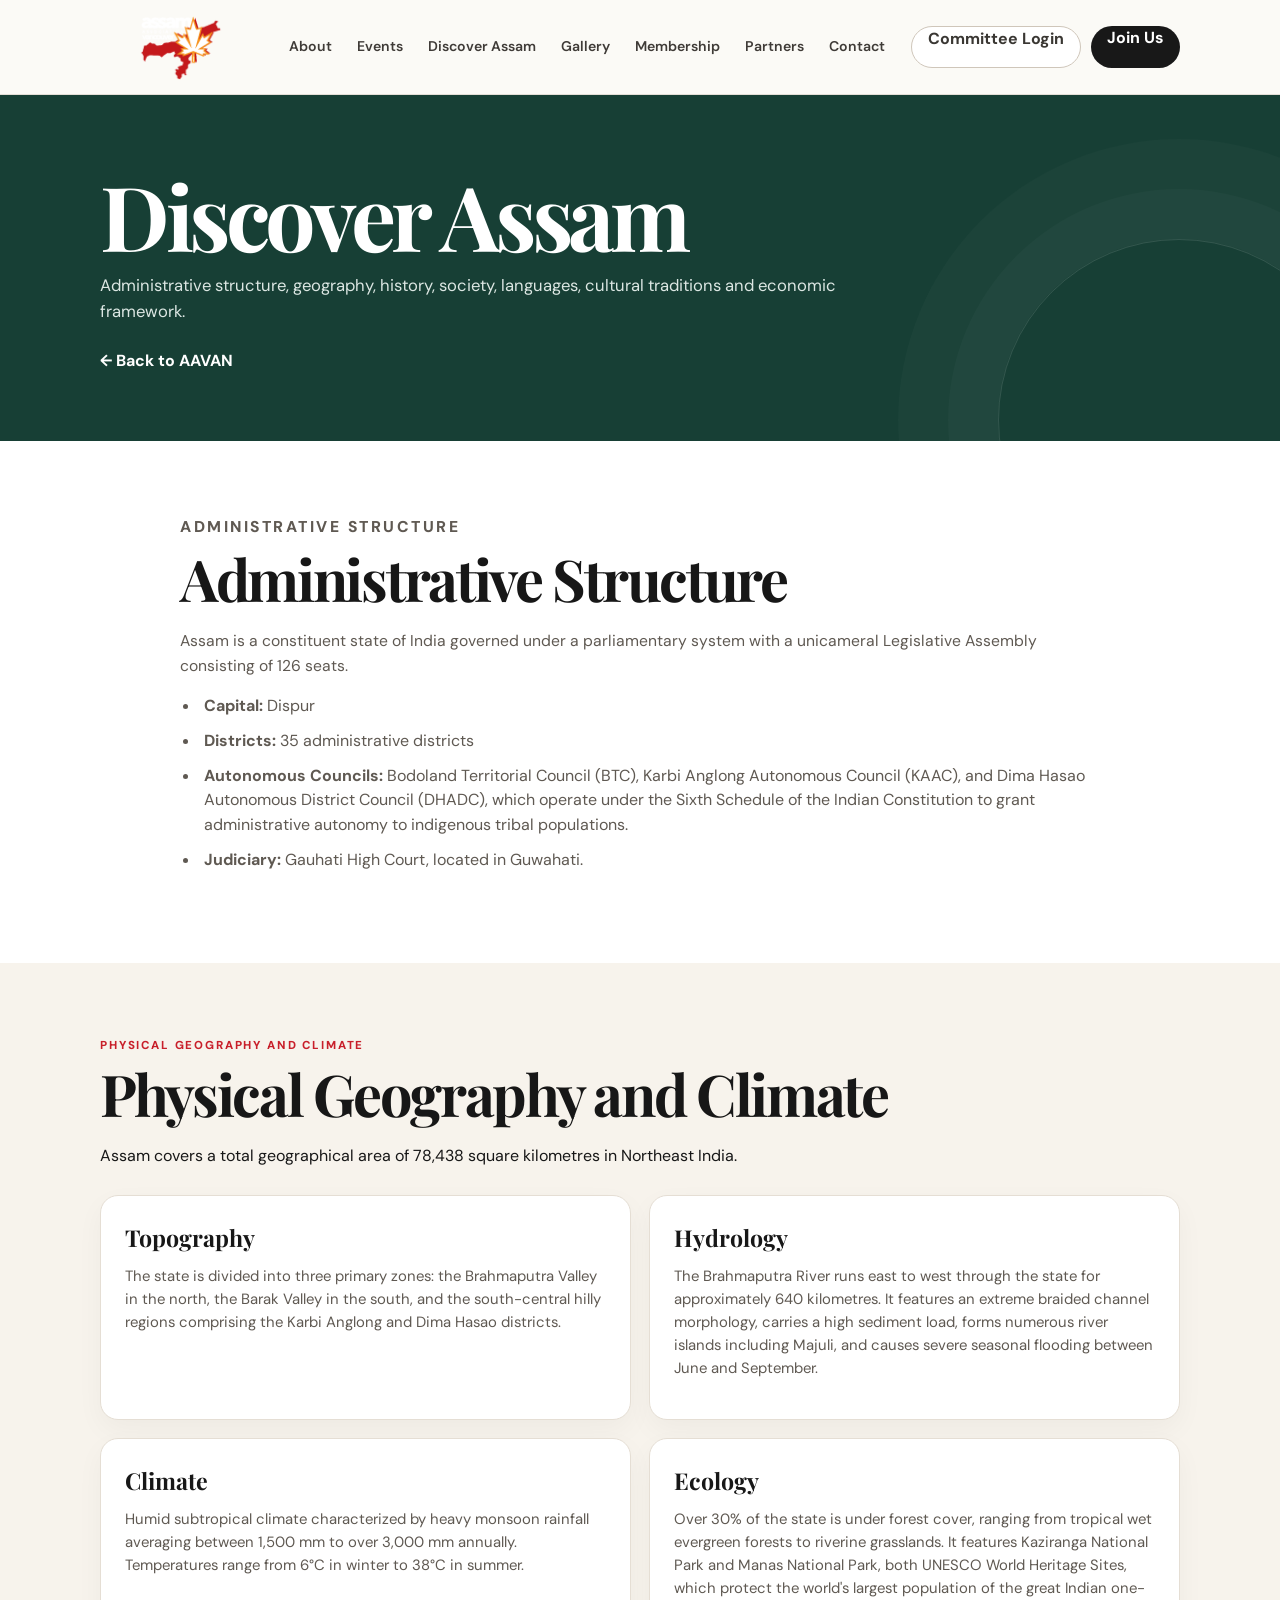
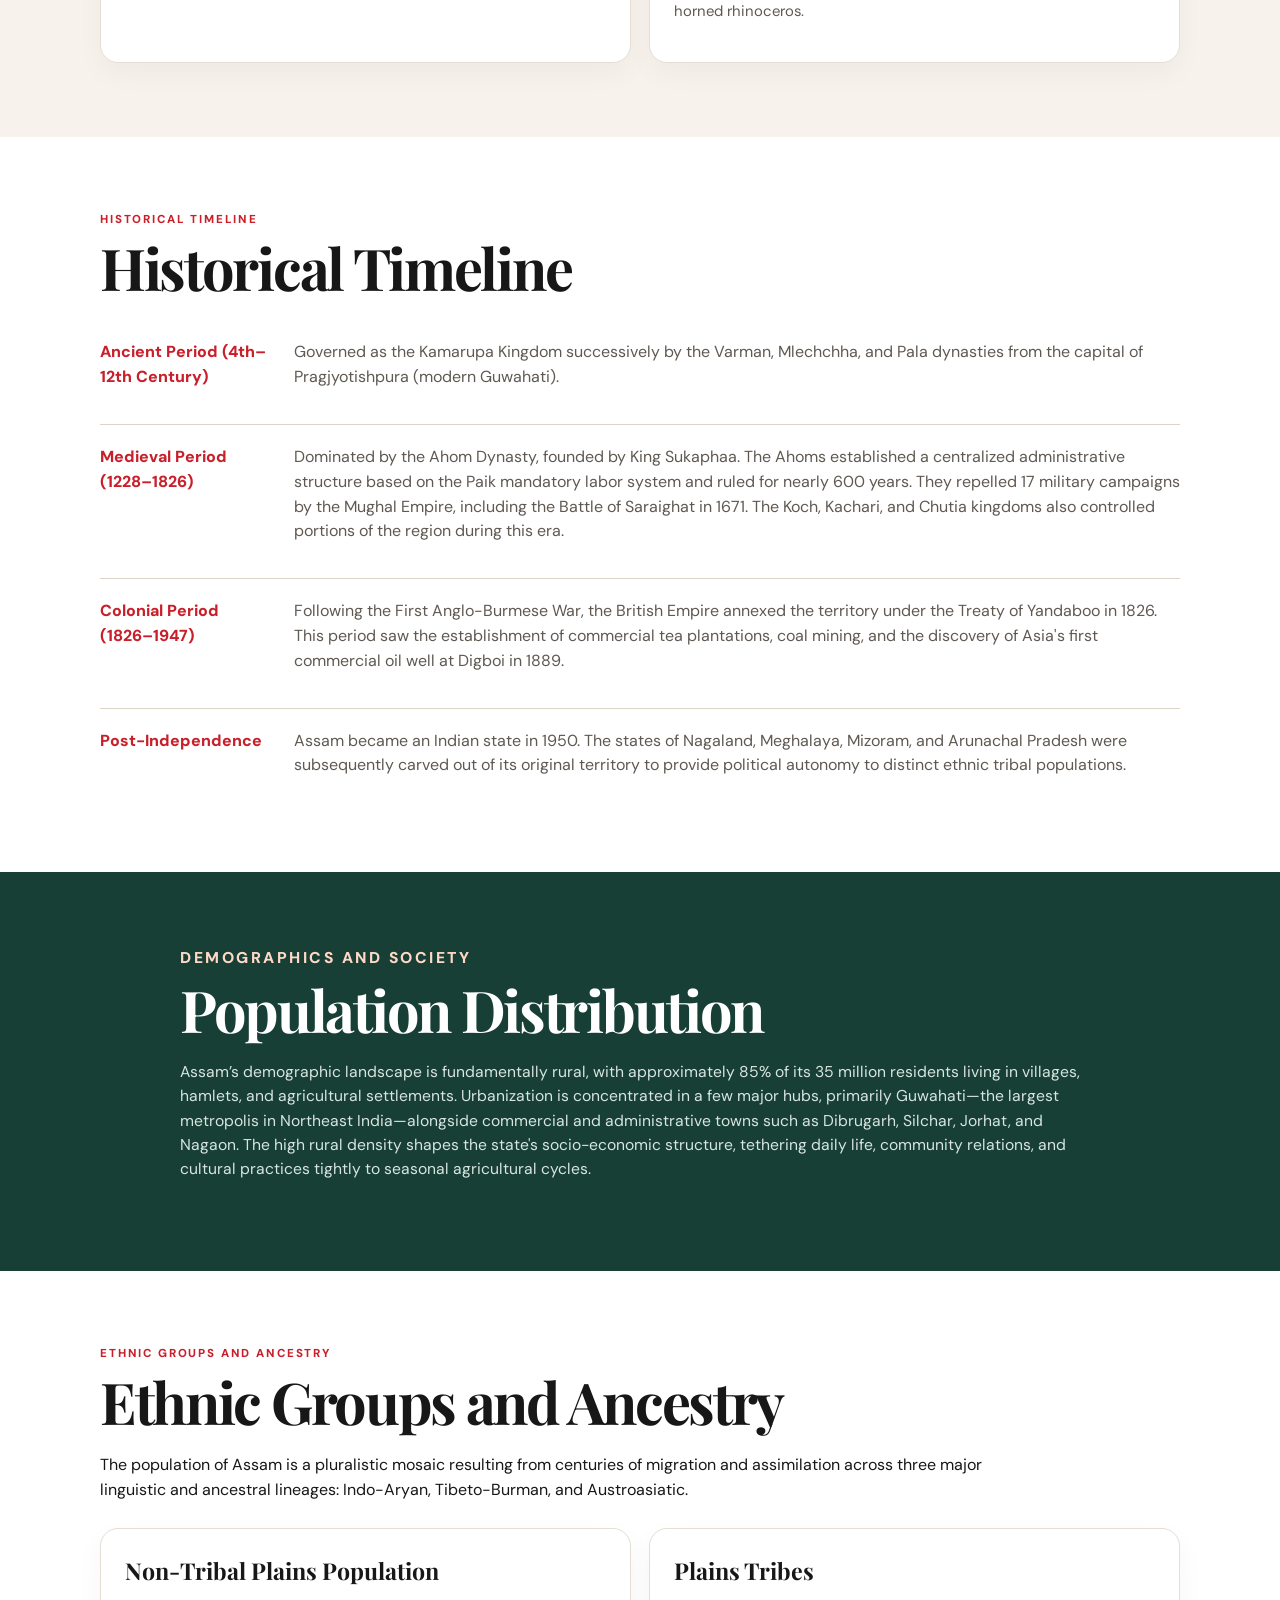
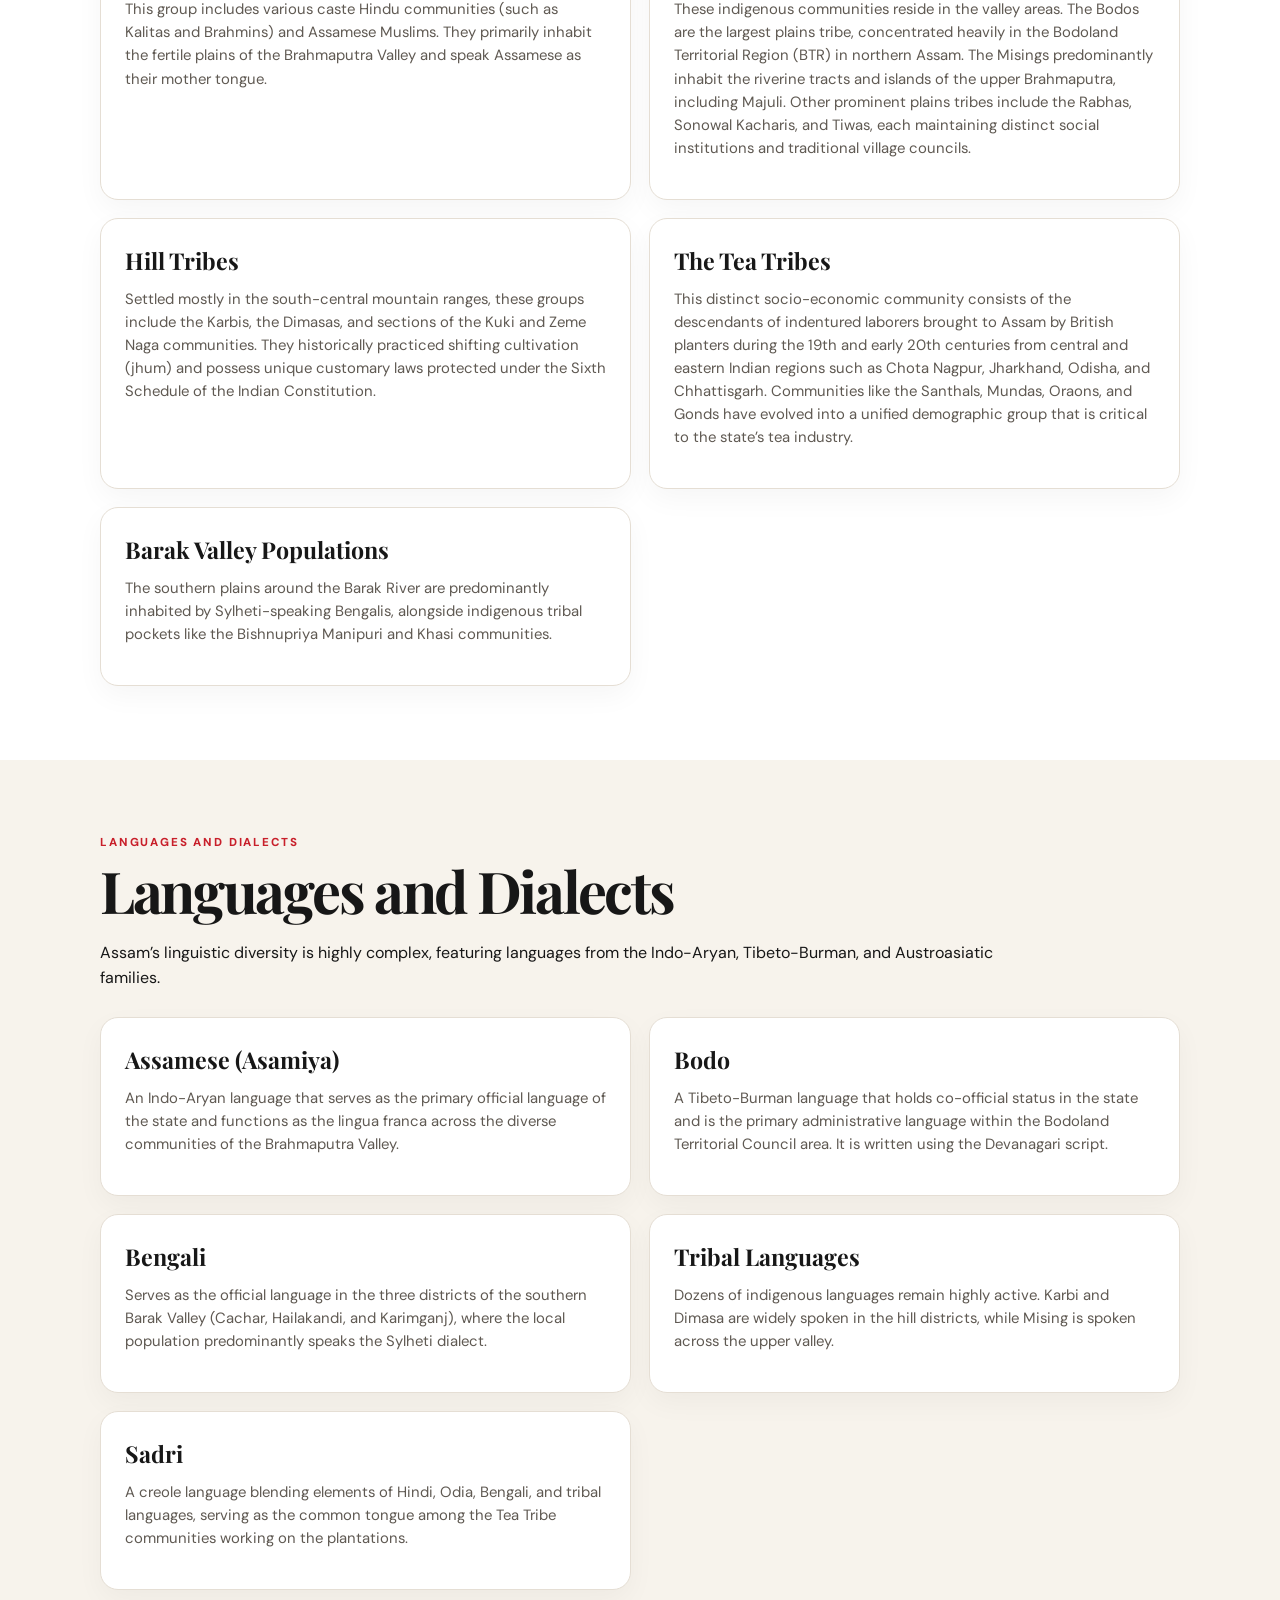
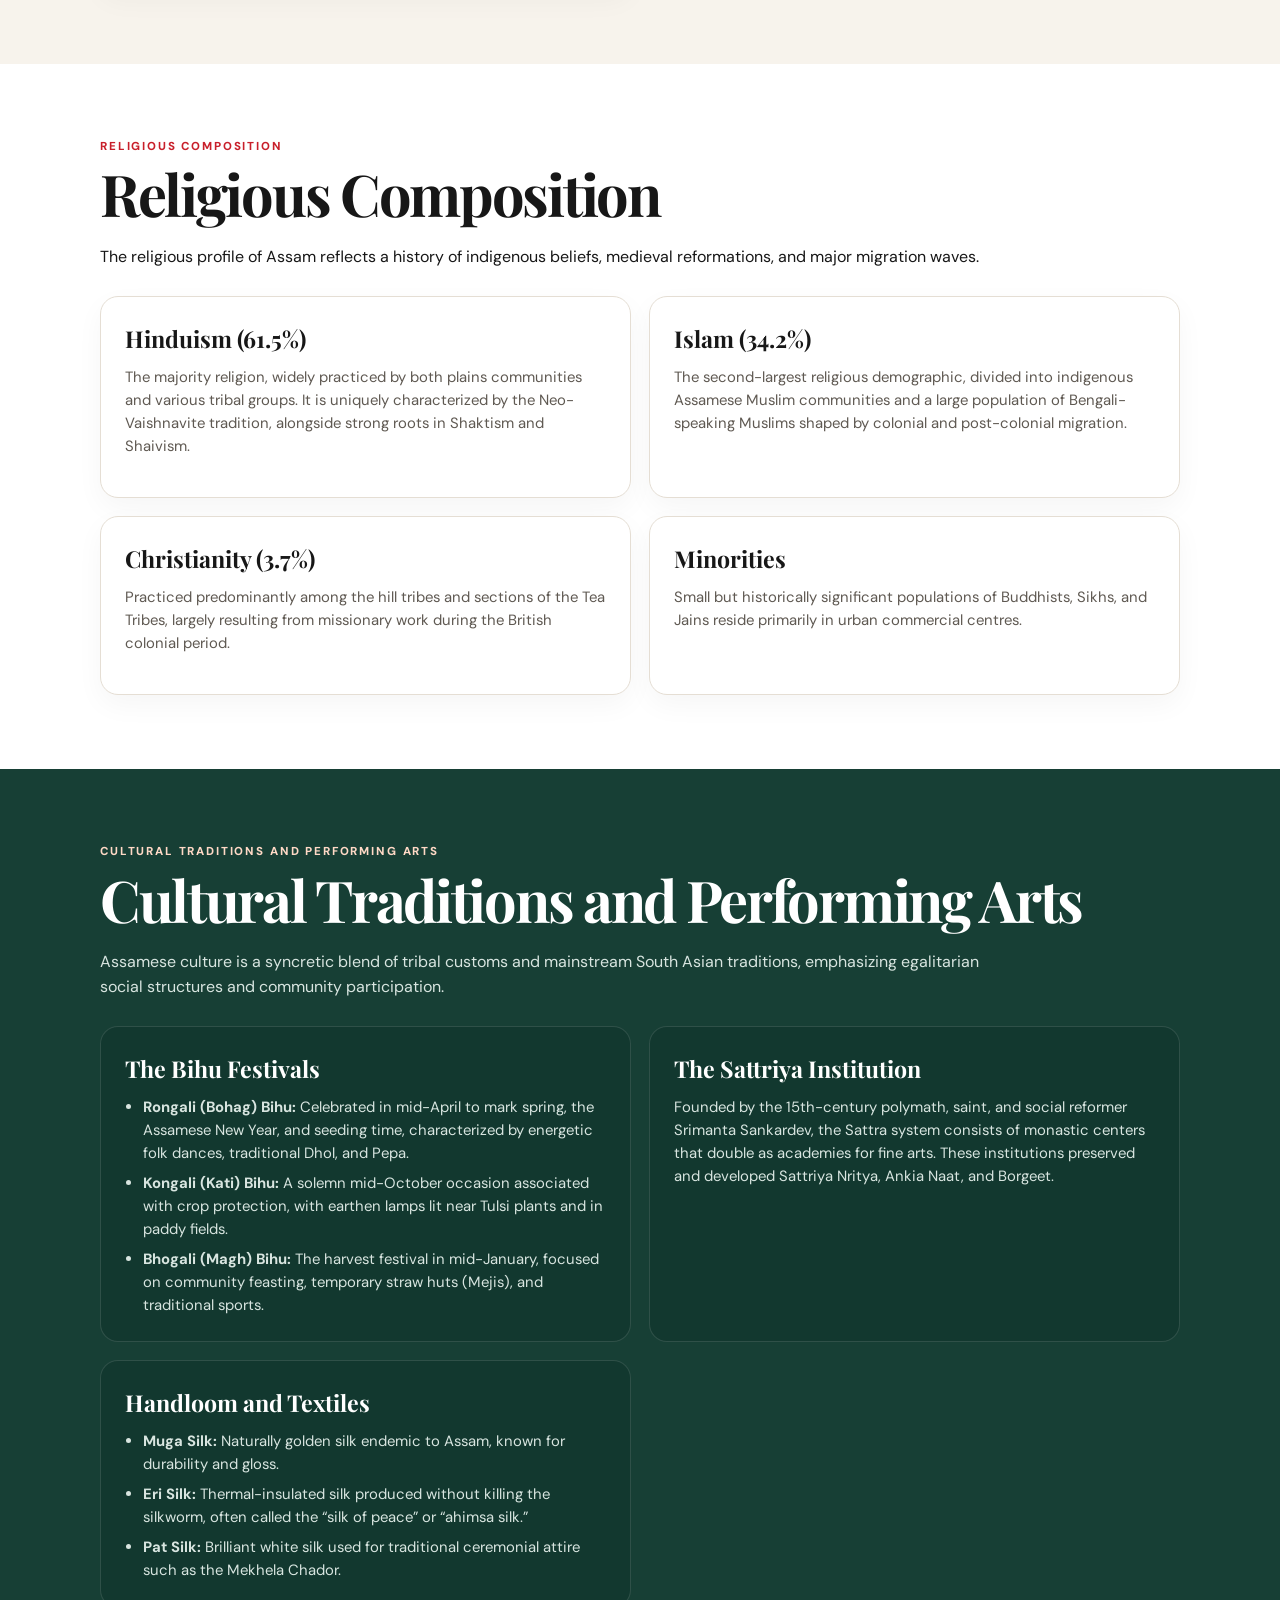
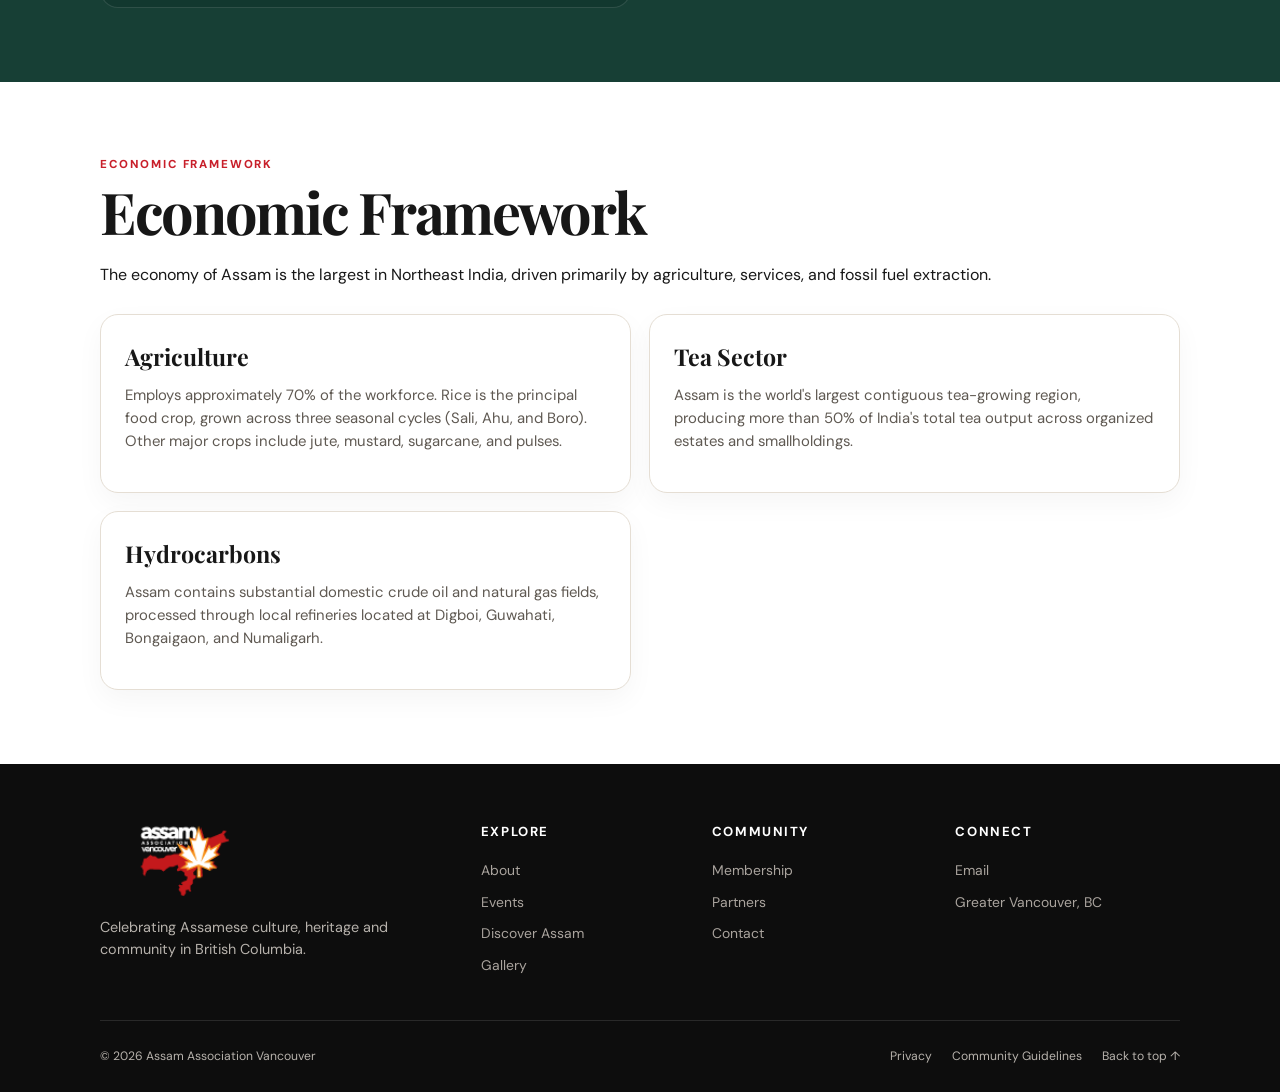
<file: discover-assam.html>
<!doctype html>
<html lang="en">
<head>
  <meta charset="utf-8">
  <meta name="viewport" content="width=device-width,initial-scale=1">
  <meta name="description" content="Discover Assam — administrative structure, geography, history, society, languages, culture and economy.">
  <meta name="theme-color" content="#173f35">
  <title>Discover Assam | Assam Association Vancouver</title>

  <link rel="preconnect" href="https://fonts.googleapis.com">
  <link rel="preconnect" href="https://fonts.gstatic.com" crossorigin>
  <link href="https://fonts.googleapis.com/css2?family=DM+Sans:wght@400;500;600;700&family=Playfair+Display:wght@600;700&display=swap" rel="stylesheet">
  <link rel="stylesheet" href="css/style.css">

  <style>
    .discover-page{background:#f7f3ec}
    .discover-wrap{width:min(1080px,calc(100% - 64px));margin:auto}
    .discover-hero{padding:78px 0 68px;background:#173f35;color:#fff}
    .discover-hero h1{font-family:'Playfair Display',serif;font-size:clamp(3.6rem,7vw,6.4rem);line-height:.94;letter-spacing:-.05em;margin:0 0 16px}
    .discover-hero p{max-width:760px;margin:0;color:#dce7e3;font-size:1.04rem}
    .discover-back{display:inline-flex;margin-top:24px;color:#fff;font-weight:700}
    .discover-section{padding:74px 0}
    .discover-section.alt{background:#fff}
    .discover-kicker{margin:0 0 10px;color:#c81f2a;font-size:.72rem;letter-spacing:.16em;font-weight:800;text-transform:uppercase}
    .discover-title{font-family:'Playfair Display',serif;font-size:clamp(2.4rem,4.5vw,4rem);line-height:1;letter-spacing:-.04em;margin:0 0 22px}
    .discover-copy{max-width:920px}
    .discover-copy p{color:#5f5952;font-size:.98rem}
    .discover-list{display:grid;gap:10px;padding-left:20px;color:#5f5952}
    .discover-list li{padding-left:4px}
    .discover-grid{display:grid;grid-template-columns:repeat(2,minmax(0,1fr));gap:18px;margin-top:26px}
    .discover-card{padding:24px;border:1px solid #e5ded4;border-radius:18px;background:#fff;box-shadow:0 10px 28px rgba(23,23,23,.04)}
    .discover-card h3{font-family:'Playfair Display',serif;font-size:1.45rem;margin:0 0 9px}
    .discover-card p,.discover-card li{color:#5f5952;font-size:.93rem}
    .discover-card ul{padding-left:18px;margin:8px 0 0}
    .discover-card li+li{margin-top:7px}
    .timeline{display:grid;gap:14px;margin-top:24px}
    .timeline-row{display:grid;grid-template-columns:170px 1fr;gap:24px;padding:20px 0;border-top:1px solid #ddd4c8}
    .timeline-row:first-child{border-top:0}
    .timeline-era{font-weight:800;color:#c81f2a}
    .timeline-row p{margin:0;color:#5f5952}
    .feature-section{background:#173f35;color:#fff}
    .feature-section .discover-kicker{color:#ffd9c6}
    .feature-section .discover-title{color:#fff}
    .feature-section p,.feature-section li{color:#d8e5e0}
    .feature-section .discover-card{background:#12382f;border-color:rgba(255,255,255,.12);box-shadow:none}
    .feature-section .discover-card h3{color:#fff}
    .feature-section .discover-card p,.feature-section .discover-card li{color:#d8e5e0}
    @media(max-width:760px){
      .discover-wrap{width:min(100% - 28px,1080px)}
      .discover-grid{grid-template-columns:1fr}
      .timeline-row{grid-template-columns:1fr;gap:6px}
      .discover-section{padding:58px 0}
      .discover-hero{padding:56px 0 50px}
    }
  </style>
</head>

<body class="discover-page">
  <a class="skip-link" href="#main">Skip to content</a>

  <header class="site-header" id="top">
    <div class="container header-inner">
      <a class="brand" href="index.html" aria-label="Assam Association Vancouver home">
        <img src="assets/images/logo.png" alt="Assam Association Vancouver">
      </a>

      <button class="menu-toggle" type="button" aria-label="Open navigation" aria-expanded="false" aria-controls="siteNav">
        <span></span><span></span><span></span>
      </button>

      <nav class="site-nav" id="siteNav" aria-label="Primary navigation">
        <a href="index.html#about">About</a>
        <a href="index.html#events">Events</a>
        <a href="discover-assam.html">Discover Assam</a>
        <a href="index.html#gallery">Gallery</a>
        <a href="index.html#membership">Membership</a>
        <a href="index.html#partners">Partners</a>
        <a href="index.html#contact">Contact</a>
      </nav>

      <div class="header-actions">
        <a class="header-login" href="index.html">Committee Login</a>
        <a class="header-join" href="index.html#membership">Join Us</a>
      </div>
    </div>
  </header>

  <main id="main">
    <section class="discover-hero">
      <div class="discover-wrap">
        <h1>Discover Assam</h1>
        <p>
          Administrative structure, geography, history, society, languages,
          cultural traditions and economic framework.
        </p>
        <a class="discover-back" href="index.html">← Back to AAVAN</a>
      </div>
    </section>

    <section class="discover-section alt">
      <div class="discover-wrap discover-copy">
        <p class="discover-kicker">Administrative Structure</p>
        <h2 class="discover-title">Administrative Structure</h2>
        <p>
          Assam is a constituent state of India governed under a parliamentary system
          with a unicameral Legislative Assembly consisting of 126 seats.
        </p>
        <ul class="discover-list">
          <li><strong>Capital:</strong> Dispur</li>
          <li><strong>Districts:</strong> 35 administrative districts</li>
          <li><strong>Autonomous Councils:</strong> Bodoland Territorial Council (BTC), Karbi Anglong Autonomous Council (KAAC), and Dima Hasao Autonomous District Council (DHADC), which operate under the Sixth Schedule of the Indian Constitution to grant administrative autonomy to indigenous tribal populations.</li>
          <li><strong>Judiciary:</strong> Gauhati High Court, located in Guwahati.</li>
        </ul>
      </div>
    </section>

    <section class="discover-section">
      <div class="discover-wrap">
        <p class="discover-kicker">Physical Geography and Climate</p>
        <h2 class="discover-title">Physical Geography and Climate</h2>
        <p class="discover-copy">
          Assam covers a total geographical area of 78,438 square kilometres in Northeast India.
        </p>

        <div class="discover-grid">
          <article class="discover-card">
            <h3>Topography</h3>
            <p>
              The state is divided into three primary zones: the Brahmaputra Valley in the north,
              the Barak Valley in the south, and the south-central hilly regions comprising the
              Karbi Anglong and Dima Hasao districts.
            </p>
          </article>

          <article class="discover-card">
            <h3>Hydrology</h3>
            <p>
              The Brahmaputra River runs east to west through the state for approximately
              640 kilometres. It features an extreme braided channel morphology, carries a high
              sediment load, forms numerous river islands including Majuli, and causes severe
              seasonal flooding between June and September.
            </p>
          </article>

          <article class="discover-card">
            <h3>Climate</h3>
            <p>
              Humid subtropical climate characterized by heavy monsoon rainfall averaging
              between 1,500 mm to over 3,000 mm annually. Temperatures range from 6°C in winter
              to 38°C in summer.
            </p>
          </article>

          <article class="discover-card">
            <h3>Ecology</h3>
            <p>
              Over 30% of the state is under forest cover, ranging from tropical wet evergreen
              forests to riverine grasslands. It features Kaziranga National Park and Manas
              National Park, both UNESCO World Heritage Sites, which protect the world's largest
              population of the great Indian one-horned rhinoceros.
            </p>
          </article>
        </div>
      </div>
    </section>

    <section class="discover-section alt">
      <div class="discover-wrap">
        <p class="discover-kicker">Historical Timeline</p>
        <h2 class="discover-title">Historical Timeline</h2>

        <div class="timeline">
          <div class="timeline-row">
            <div class="timeline-era">Ancient Period (4th–12th Century)</div>
            <p>
              Governed as the Kamarupa Kingdom successively by the Varman, Mlechchha, and
              Pala dynasties from the capital of Pragjyotishpura (modern Guwahati).
            </p>
          </div>

          <div class="timeline-row">
            <div class="timeline-era">Medieval Period (1228–1826)</div>
            <p>
              Dominated by the Ahom Dynasty, founded by King Sukaphaa. The Ahoms established
              a centralized administrative structure based on the Paik mandatory labor system
              and ruled for nearly 600 years. They repelled 17 military campaigns by the Mughal
              Empire, including the Battle of Saraighat in 1671. The Koch, Kachari, and Chutia
              kingdoms also controlled portions of the region during this era.
            </p>
          </div>

          <div class="timeline-row">
            <div class="timeline-era">Colonial Period (1826–1947)</div>
            <p>
              Following the First Anglo-Burmese War, the British Empire annexed the territory
              under the Treaty of Yandaboo in 1826. This period saw the establishment of
              commercial tea plantations, coal mining, and the discovery of Asia's first
              commercial oil well at Digboi in 1889.
            </p>
          </div>

          <div class="timeline-row">
            <div class="timeline-era">Post-Independence</div>
            <p>
              Assam became an Indian state in 1950. The states of Nagaland, Meghalaya, Mizoram,
              and Arunachal Pradesh were subsequently carved out of its original territory to
              provide political autonomy to distinct ethnic tribal populations.
            </p>
          </div>
        </div>
      </div>
    </section>

    <section class="discover-section feature-section">
      <div class="discover-wrap discover-copy">
        <p class="discover-kicker">Demographics and Society</p>
        <h2 class="discover-title">Population Distribution</h2>
        <p>
          Assam’s demographic landscape is fundamentally rural, with approximately 85% of its
          35 million residents living in villages, hamlets, and agricultural settlements.
          Urbanization is concentrated in a few major hubs, primarily Guwahati—the largest
          metropolis in Northeast India—alongside commercial and administrative towns such as
          Dibrugarh, Silchar, Jorhat, and Nagaon. The high rural density shapes the state's
          socio-economic structure, tethering daily life, community relations, and cultural
          practices tightly to seasonal agricultural cycles.
        </p>
      </div>
    </section>

    <section class="discover-section alt">
      <div class="discover-wrap">
        <p class="discover-kicker">Ethnic Groups and Ancestry</p>
        <h2 class="discover-title">Ethnic Groups and Ancestry</h2>
        <p class="discover-copy">
          The population of Assam is a pluralistic mosaic resulting from centuries of migration
          and assimilation across three major linguistic and ancestral lineages: Indo-Aryan,
          Tibeto-Burman, and Austroasiatic.
        </p>

        <div class="discover-grid">
          <article class="discover-card">
            <h3>Non-Tribal Plains Population</h3>
            <p>
              This group includes various caste Hindu communities (such as Kalitas and Brahmins)
              and Assamese Muslims. They primarily inhabit the fertile plains of the Brahmaputra
              Valley and speak Assamese as their mother tongue.
            </p>
          </article>

          <article class="discover-card">
            <h3>Plains Tribes</h3>
            <p>
              These indigenous communities reside in the valley areas. The Bodos are the largest
              plains tribe, concentrated heavily in the Bodoland Territorial Region (BTR) in
              northern Assam. The Misings predominantly inhabit the riverine tracts and islands
              of the upper Brahmaputra, including Majuli. Other prominent plains tribes include
              the Rabhas, Sonowal Kacharis, and Tiwas, each maintaining distinct social institutions
              and traditional village councils.
            </p>
          </article>

          <article class="discover-card">
            <h3>Hill Tribes</h3>
            <p>
              Settled mostly in the south-central mountain ranges, these groups include the Karbis,
              the Dimasas, and sections of the Kuki and Zeme Naga communities. They historically
              practiced shifting cultivation (jhum) and possess unique customary laws protected
              under the Sixth Schedule of the Indian Constitution.
            </p>
          </article>

          <article class="discover-card">
            <h3>The Tea Tribes</h3>
            <p>
              This distinct socio-economic community consists of the descendants of indentured
              laborers brought to Assam by British planters during the 19th and early 20th centuries
              from central and eastern Indian regions such as Chota Nagpur, Jharkhand, Odisha, and
              Chhattisgarh. Communities like the Santhals, Mundas, Oraons, and Gonds have evolved
              into a unified demographic group that is critical to the state’s tea industry.
            </p>
          </article>

          <article class="discover-card">
            <h3>Barak Valley Populations</h3>
            <p>
              The southern plains around the Barak River are predominantly inhabited by
              Sylheti-speaking Bengalis, alongside indigenous tribal pockets like the Bishnupriya
              Manipuri and Khasi communities.
            </p>
          </article>
        </div>
      </div>
    </section>

    <section class="discover-section">
      <div class="discover-wrap">
        <p class="discover-kicker">Languages and Dialects</p>
        <h2 class="discover-title">Languages and Dialects</h2>
        <p class="discover-copy">
          Assam’s linguistic diversity is highly complex, featuring languages from the Indo-Aryan,
          Tibeto-Burman, and Austroasiatic families.
        </p>

        <div class="discover-grid">
          <article class="discover-card">
            <h3>Assamese (Asamiya)</h3>
            <p>
              An Indo-Aryan language that serves as the primary official language of the state and
              functions as the lingua franca across the diverse communities of the Brahmaputra Valley.
            </p>
          </article>

          <article class="discover-card">
            <h3>Bodo</h3>
            <p>
              A Tibeto-Burman language that holds co-official status in the state and is the primary
              administrative language within the Bodoland Territorial Council area. It is written
              using the Devanagari script.
            </p>
          </article>

          <article class="discover-card">
            <h3>Bengali</h3>
            <p>
              Serves as the official language in the three districts of the southern Barak Valley
              (Cachar, Hailakandi, and Karimganj), where the local population predominantly speaks
              the Sylheti dialect.
            </p>
          </article>

          <article class="discover-card">
            <h3>Tribal Languages</h3>
            <p>
              Dozens of indigenous languages remain highly active. Karbi and Dimasa are widely spoken
              in the hill districts, while Mising is spoken across the upper valley.
            </p>
          </article>

          <article class="discover-card">
            <h3>Sadri</h3>
            <p>
              A creole language blending elements of Hindi, Odia, Bengali, and tribal languages,
              serving as the common tongue among the Tea Tribe communities working on the plantations.
            </p>
          </article>
        </div>
      </div>
    </section>

    <section class="discover-section alt">
      <div class="discover-wrap">
        <p class="discover-kicker">Religious Composition</p>
        <h2 class="discover-title">Religious Composition</h2>
        <p class="discover-copy">
          The religious profile of Assam reflects a history of indigenous beliefs,
          medieval reformations, and major migration waves.
        </p>

        <div class="discover-grid">
          <article class="discover-card">
            <h3>Hinduism (61.5%)</h3>
            <p>
              The majority religion, widely practiced by both plains communities and various
              tribal groups. It is uniquely characterized by the Neo-Vaishnavite tradition,
              alongside strong roots in Shaktism and Shaivism.
            </p>
          </article>

          <article class="discover-card">
            <h3>Islam (34.2%)</h3>
            <p>
              The second-largest religious demographic, divided into indigenous Assamese Muslim
              communities and a large population of Bengali-speaking Muslims shaped by colonial
              and post-colonial migration.
            </p>
          </article>

          <article class="discover-card">
            <h3>Christianity (3.7%)</h3>
            <p>
              Practiced predominantly among the hill tribes and sections of the Tea Tribes,
              largely resulting from missionary work during the British colonial period.
            </p>
          </article>

          <article class="discover-card">
            <h3>Minorities</h3>
            <p>
              Small but historically significant populations of Buddhists, Sikhs, and Jains
              reside primarily in urban commercial centres.
            </p>
          </article>
        </div>
      </div>
    </section>

    <section class="discover-section feature-section">
      <div class="discover-wrap">
        <p class="discover-kicker">Cultural Traditions and Performing Arts</p>
        <h2 class="discover-title">Cultural Traditions and Performing Arts</h2>
        <p class="discover-copy">
          Assamese culture is a syncretic blend of tribal customs and mainstream South Asian
          traditions, emphasizing egalitarian social structures and community participation.
        </p>

        <div class="discover-grid">
          <article class="discover-card">
            <h3>The Bihu Festivals</h3>
            <ul>
              <li><strong>Rongali (Bohag) Bihu:</strong> Celebrated in mid-April to mark spring, the Assamese New Year, and seeding time, characterized by energetic folk dances, traditional Dhol, and Pepa.</li>
              <li><strong>Kongali (Kati) Bihu:</strong> A solemn mid-October occasion associated with crop protection, with earthen lamps lit near Tulsi plants and in paddy fields.</li>
              <li><strong>Bhogali (Magh) Bihu:</strong> The harvest festival in mid-January, focused on community feasting, temporary straw huts (Mejis), and traditional sports.</li>
            </ul>
          </article>

          <article class="discover-card">
            <h3>The Sattriya Institution</h3>
            <p>
              Founded by the 15th-century polymath, saint, and social reformer Srimanta Sankardev,
              the Sattra system consists of monastic centers that double as academies for fine arts.
              These institutions preserved and developed Sattriya Nritya, Ankia Naat, and Borgeet.
            </p>
          </article>

          <article class="discover-card">
            <h3>Handloom and Textiles</h3>
            <ul>
              <li><strong>Muga Silk:</strong> Naturally golden silk endemic to Assam, known for durability and gloss.</li>
              <li><strong>Eri Silk:</strong> Thermal-insulated silk produced without killing the silkworm, often called the “silk of peace” or “ahimsa silk.”</li>
              <li><strong>Pat Silk:</strong> Brilliant white silk used for traditional ceremonial attire such as the Mekhela Chador.</li>
            </ul>
          </article>
        </div>
      </div>
    </section>

    <section class="discover-section alt">
      <div class="discover-wrap">
        <p class="discover-kicker">Economic Framework</p>
        <h2 class="discover-title">Economic Framework</h2>
        <p class="discover-copy">
          The economy of Assam is the largest in Northeast India, driven primarily by agriculture,
          services, and fossil fuel extraction.
        </p>

        <div class="discover-grid">
          <article class="discover-card">
            <h3>Agriculture</h3>
            <p>
              Employs approximately 70% of the workforce. Rice is the principal food crop, grown
              across three seasonal cycles (Sali, Ahu, and Boro). Other major crops include jute,
              mustard, sugarcane, and pulses.
            </p>
          </article>

          <article class="discover-card">
            <h3>Tea Sector</h3>
            <p>
              Assam is the world's largest contiguous tea-growing region, producing more than 50%
              of India's total tea output across organized estates and smallholdings.
            </p>
          </article>

          <article class="discover-card">
            <h3>Hydrocarbons</h3>
            <p>
              Assam contains substantial domestic crude oil and natural gas fields, processed
              through local refineries located at Digboi, Guwahati, Bongaigaon, and Numaligarh.
            </p>
          </article>
        </div>
      </div>
    </section>
  </main>

  <footer class="site-footer">
    <div class="container footer-main">
      <div class="footer-brand">
        <img src="assets/images/logo.png" alt="Assam Association Vancouver">
        <p>Celebrating Assamese culture, heritage and community in British Columbia.</p>
      </div>

      <div class="footer-column">
        <h3>Explore</h3>
        <a href="index.html#about">About</a>
        <a href="index.html#events">Events</a>
        <a href="discover-assam.html">Discover Assam</a>
        <a href="index.html#gallery">Gallery</a>
      </div>

      <div class="footer-column">
        <h3>Community</h3>
        <a href="index.html#membership">Membership</a>
        <a href="index.html#partners">Partners</a>
        <a href="index.html#contact">Contact</a>
      </div>

      <div class="footer-column">
        <h3>Connect</h3>
        <a href="mailto:aavandir@gmail.com">Email</a>
        <span>Greater Vancouver, BC</span>
      </div>
    </div>

    <div class="container footer-bottom">
      <span>© <span id="year"></span> Assam Association Vancouver</span>
      <div>
        <a href="#">Privacy</a>
        <a href="#">Community Guidelines</a>
        <a href="#top">Back to top ↑</a>
      </div>
    </div>
  </footer>

  <script src="js/main.js"></script>
</body>
</html>
</file>
<file: css/style.css>
:root{
  --ink:#171717;
  --ink-2:#2b2b2b;
  --muted:#6e6a64;
  --paper:#fbfaf7;
  --paper-2:#f2eee7;
  --line:#e5ded4;
  --red:#c81f2a;
  --red-dark:#94161f;
  --orange:#ed7b22;
  --green:#173f35;
  --white:#fff;
  --shadow-sm:0 10px 28px rgba(23,23,23,.06);
  --shadow-md:0 22px 60px rgba(23,23,23,.1);
  --radius:26px;
}

*{
  box-sizing:border-box;
}

html{
  scroll-behavior:smooth;
}

body{
  margin:0;
  background:var(--paper);
  color:var(--ink);
  font-family:'DM Sans',sans-serif;
  line-height:1.55;
  -webkit-font-smoothing:antialiased;
}

body.modal-open{
  overflow:hidden;
}

img{
  display:block;
  max-width:100%;
}

a{
  color:inherit;
  text-decoration:none;
}

button,
input,
textarea,
select{
  font:inherit;
}

.skip-link{
  position:absolute;
  left:-9999px;
  top:auto;
}

.skip-link:focus{
  left:16px;
  top:16px;
  z-index:99999;
  background:#fff;
  padding:10px 14px;
  border-radius:8px;
}

.container{
  width:min(1080px,calc(100% - 64px));
  margin:auto;
}

.section{
  padding:96px 0;
}

.eyebrow{
  margin:0 0 14px;
  color:var(--red);
  font-size:.72rem;
  letter-spacing:.18em;
  font-weight:800;
}

.eyebrow.light{
  color:#ffd6c1;
}

h1,
h2,
h3,
p{
  margin-top:0;
}

h1,
h2{
  font-family:'Playfair Display',serif;
  letter-spacing:-.04em;
}

h2{
  font-size:clamp(2.7rem,5vw,4.8rem);
  line-height:.98;
  margin-bottom:22px;
}

.btn{
  display:inline-flex;
  align-items:center;
  justify-content:center;
  min-height:48px;
  padding:0 22px;
  border-radius:999px;
  border:1px solid transparent;
  font-weight:700;
  cursor:pointer;
  transition:.2s ease;
}

.btn:hover{
  transform:translateY(-1px);
}

.btn-primary{
  background:linear-gradient(
    135deg,
    var(--red-dark),
    var(--red) 62%,
    var(--orange)
  );
  color:#fff;
  box-shadow:0 10px 24px rgba(200,31,42,.18);
}

.btn-secondary{
  background:transparent;
  border-color:#cbc3b8;
  color:var(--ink);
}

.btn-light{
  background:#fff;
  color:var(--ink);
}

.inline-arrow{
  display:inline-flex;
  gap:10px;
  align-items:center;
  font-weight:700;
}

.inline-arrow span{
  transition:.2s;
}

.inline-arrow:hover span{
  transform:translateX(4px);
}

.empty-state{
  padding:28px;
  border:1px dashed #d7cec2;
  border-radius:18px;
  color:var(--muted);
  text-align:center;
}

.reveal{
  opacity:0;
  transform:translateY(18px);
  transition:opacity .7s ease,transform .7s ease;
}

.reveal.visible{
  opacity:1;
  transform:none;
}

/* HEADER */
.site-header{
  position:sticky;
  top:0;
  z-index:100;
  background:rgba(251,250,247,.94);
  backdrop-filter:blur(14px);
  border-bottom:1px solid rgba(214,206,196,.65);
}

.header-inner{
  min-height:88px;
  display:grid;
  grid-template-columns:auto 1fr auto;
  align-items:center;
  gap:24px;
}

.brand{
  display:flex;
  align-items:center;
}

.brand img{
  width:162px;
  max-height:68px;
  object-fit:contain;
}

.site-nav{
  display:flex;
  justify-content:center;
  align-items:center;
  gap:25px;
  font-size:.88rem;
  font-weight:600;
  color:#3f3b37;
}

.site-nav a{
  position:relative;
  padding:36px 0;
}

.site-nav a::after{
  content:"";
  position:absolute;
  left:0;
  right:100%;
  bottom:26px;
  height:2px;
  background:var(--red);
  transition:.2s;
}

.site-nav a:hover::after{
  right:0;
}

.header-actions{
  display:flex;
  align-items:center;
  gap:10px;
}

.header-login,
.header-join{
  min-height:42px;
  border-radius:999px;
  padding:0 16px;
  font-weight:700;
  cursor:pointer;
}

.header-login{
  border:1px solid #cfc6ba;
  background:#fff;
  color:#3a3733;
}

.header-join{
  border:0;
  background:#181818;
  color:#fff;
}

.menu-toggle{
  display:none;
  border:0;
  background:none;
  padding:8px;
}

.menu-toggle span{
  display:block;
  width:25px;
  height:2px;
  background:#222;
  margin:5px 0;
}

/* HERO */
.hero-premium{
  padding:64px 0 70px;
  background:linear-gradient(180deg,#fbfaf7 0%,#f6f2eb 100%);
  overflow:hidden;
}

.hero-grid{
  display:grid;
  grid-template-columns:minmax(0,.95fr) minmax(0,1.05fr);
  gap:46px;
  align-items:center;
}

.hero-copy-block{
  padding:24px 0;
}

.hero-copy-block h1{
  font-size:clamp(3.9rem,6.8vw,6.7rem);
  line-height:.92;
  margin:0 0 26px;
}

.hero-copy-block h1 span{
  color:var(--red);
}

.hero-lead{
  max-width:650px;
  font-size:1.18rem;
  color:#57514b;
  margin-bottom:30px;
}

.hero-actions-row{
  display:flex;
  flex-wrap:wrap;
  gap:12px;
}

.hero-signals{
  display:grid;
  grid-template-columns:repeat(3,1fr);
  gap:18px;
  margin-top:56px;
  padding-top:26px;
  border-top:1px solid #d8d0c6;
}

.hero-signals div{
  display:grid;
  gap:3px;
}

.hero-signals strong{
  font-family:'Playfair Display',serif;
  font-size:1.15rem;
}

.hero-signals span{
  font-size:.78rem;
  color:#7a736b;
}

.hero-visual{
  position:relative;
  padding:0 0 46px 30px;
}

.hero-photo-frame{
  overflow:hidden;
  border-radius:38px 10px 38px 38px;
  box-shadow:var(--shadow-md);
  aspect-ratio:1.05/1;
}

.hero-photo-frame img{
  width:100%;
  height:100%;
  object-fit:cover;
  object-position:center;
}

.hero-floating-card{
  position:absolute;
  left:0;
  bottom:0;
  width:min(360px,68%);
  padding:24px;
  background:#fff;
  border:1px solid var(--line);
  border-radius:22px;
  box-shadow:var(--shadow-md);
  display:grid;
  gap:10px;
}

.mini-label{
  font-size:.66rem;
  letter-spacing:.16em;
  font-weight:800;
  color:var(--red);
}

.hero-floating-card strong{
  font-family:'Playfair Display',serif;
  font-size:1.55rem;
  line-height:1.15;
}

.hero-floating-card a{
  font-size:.84rem;
  font-weight:700;
  color:var(--red);
}

.trust-strip{
  background:#171717;
  color:#d9d4ce;
}

.trust-grid{
  min-height:58px;
  display:flex;
  align-items:center;
  justify-content:space-between;
  gap:18px;
  white-space:nowrap;
  overflow:auto;
  font-size:.72rem;
  text-transform:uppercase;
  letter-spacing:.12em;
}

.trust-grid span+span::before{
  content:"•";
  margin-right:30px;
  color:var(--orange);
}

/* ABOUT */
.about-premium{
  background:#fff;
}

.about-grid{
  display:grid;
  grid-template-columns:190px 1fr;
  gap:54px;
}

.about-label{
  display:flex;
  justify-content:space-between;
  align-items:flex-start;
  gap:20px;
}

.section-number{
  font-size:.78rem;
  color:#a39b91;
}

.about-main h2{
  max-width:930px;
}

.about-copy-columns{
  display:grid;
  grid-template-columns:1fr 1fr;
  gap:46px;
  max-width:950px;
}

.about-copy-columns p{
  font-size:1.05rem;
  color:#625c55;
}

/* GENERAL SECTION HEADERS */
.section-header{
  display:grid;
  grid-template-columns:1.18fr .82fr;
  gap:50px;
  align-items:end;
  margin-bottom:38px;
}

.section-header h2{
  margin-bottom:0;
}

.section-header>p{
  max-width:420px;
  color:var(--muted);
  margin-bottom:6px;
}


/* EVENTS HEADER — keep supporting copy aligned with the title */
.events-premium .section-header{
  grid-template-columns:1fr;
  gap:12px;
  align-items:start;
}

.events-premium .section-header>p{
  max-width:620px;
  margin:0;
  color:var(--muted);
}

/* EVENTS */
.events-premium{
  background:var(--paper-2);
}

.event-feature{
  display:grid;
  grid-template-columns:1.08fr .92fr;
  background:#fff;
  border:1px solid var(--line);
  border-radius:30px;
  overflow:hidden;
  box-shadow:var(--shadow-sm);
}

.event-feature-media{
  position:relative;
  min-height:520px;
}

.event-feature-media img{
  width:100%;
  height:100%;
  object-fit:cover;
}

.event-badge{
  position:absolute;
  left:22px;
  top:22px;
  padding:8px 12px;
  border-radius:999px;
  background:rgba(255,255,255,.94);
  font-size:.68rem;
  letter-spacing:.08em;
  text-transform:uppercase;
  font-weight:800;
}

.event-feature-copy{
  padding:58px;
  display:flex;
  flex-direction:column;
  justify-content:center;
  align-items:flex-start;
}

.event-kicker{
  font-size:.68rem;
  letter-spacing:.16em;
  font-weight:800;
  color:var(--red);
}

.event-feature-copy h3{
  font-family:'Playfair Display',serif;
  font-size:clamp(2.8rem,4vw,4.2rem);
  line-height:.98;
  margin:12px 0 18px;
}

.event-feature-copy>p{
  color:var(--muted);
  font-size:1.04rem;
}

.event-details{
  display:grid;
  gap:8px;
  margin:12px 0 28px;
  font-size:.88rem;
  color:#4d4944;
}

/* Image-only event: remove empty text column and show poster cleanly */
.event-feature-image-only{
  display:block;
  width:min(720px,100%);
  margin:0 auto;
  background:#fff;
}

.event-feature-image-only .event-feature-media{
  min-height:0;
}

.event-feature-image-only .event-feature-media img{
  width:100%;
  height:auto;
  max-height:none;
  object-fit:contain;
  background:#fff;
}

.event-list-grid{
  display:grid;
  grid-template-columns:repeat(3,1fr);
  gap:18px;
  margin-top:20px;
}

.event-mini{
  background:#fff;
  border:1px solid var(--line);
  border-radius:20px;
  overflow:hidden;
  transition:.2s;
}

.event-mini:hover{
  transform:translateY(-3px);
  box-shadow:var(--shadow-sm);
}

.event-mini img{
  height:220px;
  width:100%;
  object-fit:cover;
}

.event-mini div{
  padding:22px;
}

.event-mini span{
  font-size:.66rem;
  letter-spacing:.12em;
  text-transform:uppercase;
  font-weight:800;
  color:var(--red);
}

.event-mini h3{
  font-family:'Playfair Display',serif;
  font-size:1.55rem;
  margin:9px 0 6px;
}

.event-mini p{
  margin:0;
  color:var(--muted);
  font-size:.9rem;
}

.event-mini-image-only img{
  height:auto;
  aspect-ratio:auto;
  object-fit:contain;
  background:#fff;
}



/* EVENT IMAGE MOTION */
@keyframes eventPosterReveal{
  0%{
    opacity:0;
    transform:translateY(28px) scale(.95);
  }

  65%{
    opacity:1;
    transform:translateY(-4px) scale(1.015);
  }

  100%{
    opacity:1;
    transform:translateY(0) scale(1);
  }
}

@keyframes eventPosterAttention{
  0%,100%{
    transform:translateY(0) scale(1);
    box-shadow:
      0 14px 34px rgba(23,23,23,.08),
      0 0 0 rgba(200,31,42,0);
  }

  50%{
    transform:translateY(-7px) scale(1.018);
    box-shadow:
      0 30px 64px rgba(23,23,23,.16),
      0 0 34px rgba(200,31,42,.12);
  }
}

@keyframes eventPosterImageBreath{
  0%,100%{
    transform:scale(1);
    filter:saturate(1) brightness(1);
  }

  50%{
    transform:scale(1.04);
    filter:saturate(1.05) brightness(1.015);
  }
}

.event-feature-image-only{
  animation:
    eventPosterReveal 1.25s cubic-bezier(.22,.61,.36,1) both,
    eventPosterAttention 5.2s ease-in-out 1.25s infinite;
  transform-origin:center;
  will-change:transform,box-shadow;
  position:relative;
}

.event-feature-image-only::after{
  content:"";
  position:absolute;
  inset:0;
  pointer-events:none;
  border-radius:inherit;
  box-shadow:inset 0 0 0 1px rgba(200,31,42,.08);
}

.event-feature-image-only .event-feature-media{
  overflow:hidden;
}

.event-feature-image-only .event-feature-media img{
  animation:
    eventPosterImageBreath 5.2s ease-in-out 1.25s infinite;
  transform-origin:center;
  will-change:transform,filter;
}

.event-feature-image-only:hover{
  animation-play-state:paused;
  transform:translateY(-10px) scale(1.03);
  box-shadow:
    0 34px 74px rgba(23,23,23,.22),
    0 0 42px rgba(200,31,42,.16);
}

.event-feature-image-only:hover .event-feature-media img{
  animation-play-state:paused;
  transform:scale(1.065);
}

.event-mini-image-only{
  animation:eventPosterReveal 1s cubic-bezier(.22,.61,.36,1) both;
}

.event-mini-image-only img{
  animation:eventPosterImageBreath 5.6s ease-in-out 1s infinite;
  transform-origin:center;
  will-change:transform,filter;
}

.event-mini-image-only:hover img{
  animation-play-state:paused;
  transform:scale(1.06);
}

/* DISCOVER ASSAM */
.assam-editorial{
  background:var(--green);
  color:#fff;
}

.assam-title{
  max-width:760px;
  margin-bottom:42px;
}

.assam-title>p:last-child{
  max-width:600px;
  color:#cfdbd6;
}

.assam-grid{
  display:grid;
  grid-template-columns:1.15fr .85fr .85fr;
  grid-template-rows:1fr 1fr;
  gap:18px;
}

.assam-card,
.assam-quote{
  position:relative;
  overflow:hidden;
  min-height:285px;
  border-radius:26px;
}

.assam-card-tall{
  grid-row:1/3;
}

.assam-card img{
  position:absolute;
  inset:0;
  width:100%;
  height:100%;
  object-fit:cover;
}

.assam-card::after{
  content:"";
  position:absolute;
  inset:0;
  background:linear-gradient(
    0deg,
    rgba(0,0,0,.7),
    rgba(0,0,0,.08) 70%
  );
}

.assam-card div{
  position:absolute;
  z-index:2;
  left:25px;
  right:25px;
  bottom:23px;
}

.assam-card span,
.assam-quote span{
  font-size:.65rem;
  letter-spacing:.14em;
  font-weight:800;
}

.assam-card h3{
  font-family:'Playfair Display',serif;
  font-size:1.8rem;
  line-height:1.08;
  margin:7px 0;
}

.assam-card p{
  margin:0;
  color:#e6eeeb;
  font-size:.86rem;
}

.assam-quote{
  display:flex;
  flex-direction:column;
  justify-content:space-between;
  padding:30px;
  background:#f0e5d0;
  color:#1e302b;
}

.assam-quote blockquote{
  font-family:'Playfair Display',serif;
  font-size:2rem;
  line-height:1.08;
  margin:16px 0 0;
}

/* GALLERY */
.gallery-premium{
  background:#fff;
}

.gallery-bento{
  display:grid;
  grid-template-columns:1.35fr .825fr .825fr;
  grid-auto-rows:210px;
  gap:16px;
}

.gallery-bento figure{
  position:relative;
  margin:0;
  overflow:hidden;
  border-radius:22px;
  background:#eee;
}

.gallery-bento .gallery-main{
  grid-row:span 2;
}

.gallery-bento img{
  width:100%;
  height:100%;
  object-fit:cover;
  transition:.4s;
}

.gallery-bento figure:hover img{
  transform:scale(1.025);
}

.gallery-bento figcaption{
  position:absolute;
  left:14px;
  bottom:14px;
  padding:7px 10px;
  background:rgba(255,255,255,.92);
  border-radius:999px;
  font-size:.72rem;
  font-weight:700;
}

/* MEMBERSHIP */
.membership-premium{
  background:#fff;
  padding-top:40px;
}

.membership-shell{
  display:grid;
  grid-template-columns:1.15fr .85fr;
  gap:30px;
  padding:54px;
  border-radius:28px;
  background:linear-gradient(
    135deg,
    #94161f 0%,
    #c61f2a 58%,
    #e9741f 100%
  );
  color:#fff;
  box-shadow:var(--shadow-md);
}

.membership-intro h2{
  max-width:760px;
}

.membership-intro>p:last-of-type{
  max-width:680px;
  color:#ffe3df;
}

.membership-plans-preview{
  display:grid;
  gap:10px;
  align-content:center;
}

.membership-plans-preview article{
  display:grid;
  grid-template-columns:1fr auto auto;
  align-items:baseline;
  gap:8px;
  padding:18px 20px;
  border:1px solid rgba(255,255,255,.22);
  border-radius:18px;
  background:rgba(255,255,255,.08);
  backdrop-filter:blur(8px);
}

.membership-plans-preview span{
  font-weight:700;
}

.membership-plans-preview strong{
  font-family:'Playfair Display',serif;
  font-size:2rem;
}

.membership-plans-preview small{
  color:#ffd9d3;
}

/* PARTNERS */
.partners-premium{
  background:#f4efe8;
}

.partner-grid{
  display:grid;
  grid-template-columns:1.15fr .85fr;
  gap:52px;
  align-items:end;
}

.partner-copy{
  max-width:460px;
  justify-self:end;
}

.partner-copy p{
  color:var(--muted);
}

/* CONTACT */
.contact-premium{
  background:#fff;
  padding-top:72px;
}

.contact-layout{
  display:grid;
  grid-template-columns:1.15fr .85fr;
  gap:48px;
  align-items:center;
}

.contact-layout>div:first-child{
  max-width:700px;
}

.contact-layout>div:first-child p:last-child{
  max-width:580px;
  color:var(--muted);
}

.contact-panel{
  padding:30px;
  border-radius:24px;
  background:#171717;
  color:#fff;
  box-shadow:var(--shadow-sm);
  display:grid;
  gap:10px;
}

.contact-label{
  font-size:.68rem;
  letter-spacing:.14em;
  color:#bfb8b1;
  font-weight:800;
}

.contact-panel>a{
  color:#ffd2c9;
}

.contact-actions{
  display:flex;
  flex-wrap:wrap;
  gap:10px;
  margin-top:18px;
}

.contact-actions button{
  border:1px solid #454545;
  background:#292929;
  color:#fff;
  border-radius:999px;
  padding:10px 14px;
  cursor:pointer;
}

/* FOOTER */
.site-footer{
  background:#0d0d0d;
  color:#b7b2ac;
}

.footer-main{
  display:grid;
  grid-template-columns:1.35fr .75fr .8fr .9fr;
  gap:44px;
  padding:58px 0 44px;
}

.footer-brand img{
  width:170px;
  max-height:76px;
  object-fit:contain;
  margin-bottom:18px;
}

.footer-brand p{
  max-width:350px;
  font-size:.9rem;
}

.footer-column{
  display:grid;
  align-content:start;
  gap:10px;
}

.footer-column h3{
  margin:0 0 8px;
  color:#fff;
  font-size:.82rem;
  text-transform:uppercase;
  letter-spacing:.12em;
}

.footer-column a,
.footer-column button,
.footer-column span{
  border:0;
  padding:0;
  background:none;
  color:#aaa49e;
  text-align:left;
  font:inherit;
  font-size:.87rem;
  cursor:pointer;
}

.footer-column a:hover,
.footer-column button:hover{
  color:#fff;
}

.footer-bottom{
  min-height:72px;
  border-top:1px solid #292929;
  display:flex;
  justify-content:space-between;
  align-items:center;
  gap:20px;
  font-size:.76rem;
}

.footer-bottom div{
  display:flex;
  gap:20px;
}

/* MEMBERSHIP MODAL */
.modal-layer[hidden]{
  display:none!important;
}

.modal-layer{
  position:fixed;
  inset:0;
  z-index:9999;
  display:grid;
  place-items:center;
  padding:24px;
}

.modal-backdrop{
  position:absolute;
  inset:0;
  background:rgba(13,13,13,.72);
  backdrop-filter:blur(10px);
}

.membership-modal{
  position:relative;
  width:min(980px,100%);
  max-height:calc(100vh - 48px);
  overflow:auto;
  background:#fff;
  border-radius:28px;
  box-shadow:0 36px 100px rgba(0,0,0,.34);
}

.modal-header{
  position:sticky;
  top:0;
  z-index:5;
  display:flex;
  justify-content:space-between;
  align-items:center;
  padding:16px 22px;
  border-bottom:1px solid var(--line);
  background:rgba(255,255,255,.96);
  backdrop-filter:blur(10px);
}

.modal-header>div{
  display:grid;
}

.modal-kicker{
  font-size:.62rem;
  letter-spacing:.16em;
  font-weight:800;
  color:var(--red);
}

.modal-header strong{
  font-size:1rem;
}

.modal-close{
  width:42px;
  height:42px;
  border:1px solid #ddd4ca;
  background:#fff;
  border-radius:50%;
  font-size:24px;
  cursor:pointer;
}

.membership-progress{
  display:grid;
  grid-template-columns:repeat(5,1fr);
  padding:22px 34px 0;
}

.progress-step{
  display:grid;
  justify-items:center;
  gap:7px;
  border:0;
  background:none;
  color:#999;
  cursor:default;
  font-size:.72rem;
}

.progress-step span{
  width:31px;
  height:31px;
  border-radius:50%;
  display:grid;
  place-items:center;
  border:1px solid #d7cfc5;
  background:#fff;
  font-weight:800;
}

.progress-step.active{
  color:var(--red);
  font-weight:700;
}

.progress-step.active span{
  background:var(--red);
  border-color:var(--red);
  color:#fff;
}

.membership-form{
  padding:34px 42px 30px;
}

.membership-step{
  display:grid;
  gap:22px;
}

.form-intro{
  max-width:700px;
}

.form-intro h2{
  font-size:2.8rem;
  margin-bottom:12px;
}

.form-intro>p:last-child{
  color:var(--muted);
}

.membership-form label,
.admin-form label,
.portal-form label{
  display:grid;
  gap:8px;
  font-size:.8rem;
  font-weight:700;
  color:#36312d;
}

.membership-form input,
.membership-form textarea,
.membership-form select,
.admin-form input,
.admin-form textarea,
.admin-form select,
.portal-form input{
  width:100%;
  border:1px solid #d9d0c5;
  border-radius:13px;
  background:#fcfbf9;
  padding:13px 14px;
  min-height:49px;
  color:var(--ink);
}

.membership-form textarea,
.admin-form textarea{
  resize:vertical;
}

.membership-form input:focus,
.membership-form textarea:focus,
.admin-form input:focus,
.admin-form textarea:focus,
.portal-form input:focus{
  outline:0;
  border-color:var(--red);
  box-shadow:0 0 0 4px rgba(200,31,42,.08);
  background:#fff;
}

.form-grid-2{
  display:grid;
  grid-template-columns:1fr 1fr;
  gap:18px;
}

.form-grid-2 .full{
  grid-column:1/-1;
}

.optional{
  font-weight:500;
  color:#a09a93;
}

.family-builder{
  border:1px solid var(--line);
  border-radius:18px;
  padding:18px;
}

.family-builder-head{
  display:flex;
  justify-content:space-between;
  gap:20px;
  align-items:center;
}

.family-builder-head>div{
  display:grid;
  gap:3px;
}

.family-builder-head span{
  font-size:.78rem;
  color:var(--muted);
}

.small-action{
  border:1px solid #d4cabe;
  background:#fff;
  border-radius:999px;
  padding:8px 12px;
  font-size:.78rem;
  font-weight:700;
  cursor:pointer;
}

.family-row{
  display:grid;
  grid-template-columns:1fr .7fr auto;
  gap:10px;
  margin-top:12px;
}

.family-row button{
  align-self:end;
  min-height:49px;
  border:0;
  background:#fff0f0;
  color:#a51e27;
  border-radius:12px;
  padding:0 14px;
  cursor:pointer;
}

.interest-grid{
  display:grid;
  grid-template-columns:repeat(2,1fr);
  gap:12px;
}

.interest-grid label{
  display:block;
}

.interest-grid input{
  position:absolute;
  opacity:0;
  pointer-events:none;
}

.interest-grid span{
  display:block;
  padding:16px;
  border:1px solid #d9d0c5;
  border-radius:14px;
  background:#fbfaf8;
  cursor:pointer;
}

.interest-grid input:checked+span{
  border-color:var(--red);
  background:#fff2f1;
  color:var(--red-dark);
  box-shadow:inset 0 0 0 1px var(--red);
}

.membership-plan-options{
  display:grid;
  grid-template-columns:repeat(3,1fr);
  gap:14px;
}

.plan-option{
  position:relative;
}

.plan-option input{
  position:absolute;
  opacity:0;
}

.plan-option label{
  min-height:210px;
  padding:22px;
  border:1px solid #d9d0c5;
  border-radius:20px;
  background:#fff;
  display:flex;
  flex-direction:column;
  cursor:pointer;
}

.plan-option label span{
  font-size:.72rem;
  text-transform:uppercase;
  letter-spacing:.12em;
  color:var(--red);
  font-weight:800;
}

.plan-option label strong{
  font-family:'Playfair Display',serif;
  font-size:2.5rem;
  margin:14px 0 2px;
}

.plan-option label small{
  color:var(--muted);
}

.plan-option input:checked+label{
  border-color:var(--red);
  box-shadow:0 0 0 2px rgba(200,31,42,.12);
  background:#fff8f7;
}

.payment-summary{
  display:grid;
  grid-template-columns:repeat(3,1fr);
  gap:12px;
}

.payment-summary div{
  padding:18px;
  border:1px solid var(--line);
  border-radius:16px;
  background:#fbfaf8;
  display:grid;
  gap:7px;
}

.payment-summary span{
  font-size:.72rem;
  color:var(--muted);
}

.payment-summary strong{
  overflow-wrap:anywhere;
}

.payment-note{
  padding:18px;
  border-radius:16px;
  background:#f4eee5;
  color:#554d45;
}

.payment-note p{
  margin:6px 0 0;
  font-size:.9rem;
}

.agreement{
  grid-template-columns:auto 1fr!important;
  align-items:start;
}

.agreement input{
  width:18px!important;
  min-height:auto!important;
  margin-top:3px;
}

.membership-form-footer{
  display:flex;
  align-items:center;
  gap:12px;
  padding-top:28px;
}

.membership-form-spacer{
  flex:1;
}

.form-message{
  margin:10px 0 0;
  font-size:.82rem;
  color:#337346;
}

.form-message.error{
  color:#b4232d;
}

.membership-success{
  padding:68px 48px;
  text-align:center;
}

.membership-success .success-mark{
  width:58px;
  height:58px;
  border-radius:50%;
  display:grid;
  place-items:center;
  margin:0 auto 18px;
  background:#edf7ef;
  color:#207a35;
  font-size:28px;
}

.membership-success h2{
  font-size:3.2rem;
}

.membership-success>div{
  max-width:500px;
  margin:12px auto;
  padding:14px;
  border:1px solid var(--line);
  border-radius:14px;
  display:flex;
  justify-content:space-between;
  gap:20px;
}

.membership-success .btn{
  margin-top:24px;
}



/* =========================================================
   PREMIUM CONTAINED DESKTOP LAYOUT
   ========================================================= */

@media(min-width:1061px){
  .site-header .container,
  .hero-premium .container,
  .trust-strip .container,
  .section>.container,
  .site-footer .container{
    width:min(1080px,calc(100% - 64px));
  }

  .hero-photo-frame{
    border-radius:30px 10px 30px 30px;
  }

  .hero-floating-card{
    width:min(330px,70%);
    padding:21px;
  }

  .event-feature{
    border-radius:26px;
  }

  .assam-card,
  .assam-quote{
    border-radius:22px;
  }

  .gallery-bento figure{
    border-radius:18px;
  }

  .membership-shell{
    box-shadow:0 20px 50px rgba(23,23,23,.09);
  }

  .contact-panel{
    border-radius:20px;
  }
}

/* RESPONSIVE */
@media(max-width:1050px){
  .site-nav{
    gap:16px;
    font-size:.82rem;
  }

  .header-actions{
    gap:7px;
  }

  .header-login,
  .header-join{
    padding:0 12px;
  }

  .hero-grid{
    gap:34px;
  }

  .hero-signals{
    grid-template-columns:1fr;
    gap:10px;
  }

  .assam-grid{
    grid-template-columns:1fr 1fr;
  }

  .assam-card-tall{
    grid-row:span 2;
  }

  .footer-main{
    grid-template-columns:1.2fr 1fr 1fr;
  }

  .footer-main .footer-column:last-child{
    grid-column:2/-1;
  }

  .membership-shell{
    grid-template-columns:1fr;
  }

  .membership-plans-preview{
    grid-template-columns:repeat(3,1fr);
  }

  .membership-plans-preview article{
    grid-template-columns:1fr;
  }
}

@media(max-width:860px){
  .header-inner{
    min-height:82px;
    grid-template-columns:auto auto 1fr;
  }

  .brand img{
    width:145px;
  }

  .menu-toggle{
    display:block;
    grid-column:3;
    justify-self:end;
  }

  .site-nav{
    display:none;
    position:absolute;
    top:82px;
    left:0;
    right:0;
    background:#fff;
    border-bottom:1px solid var(--line);
    padding:22px 24px 28px;
    flex-direction:column;
    align-items:flex-start;
  }

  .site-nav.open{
    display:flex;
  }

  .site-nav a{
    padding:6px 0;
  }

  .header-actions{
    grid-column:2;
    grid-row:1;
  }

  .header-login{
    display:none;
  }

  .hero-grid,
  .about-grid,
  .section-header,
  .event-feature,
  .partner-grid,
  .contact-layout{
    grid-template-columns:1fr;
  }

  .hero-copy-block h1{
    font-size:clamp(3.8rem,12vw,6rem);
  }

  .hero-visual{
    padding-left:0;
  }

  .about-grid{
    gap:26px;
  }

  .about-label{
    justify-content:flex-start;
  }

  .about-copy-columns{
    grid-template-columns:1fr;
  }

  .event-feature-media{
    min-height:380px;
  }

  .event-feature-image-only{
    width:min(680px,100%);
  }

  .event-feature-image-only .event-feature-media{
    min-height:0;
  }

  .event-list-grid{
    grid-template-columns:1fr 1fr;
  }

  .assam-grid{
    grid-template-columns:1fr 1fr;
  }

  .gallery-bento{
    grid-template-columns:1fr 1fr;
  }

  .gallery-bento .gallery-main{
    grid-row:auto;
    grid-column:1/-1;
    min-height:390px;
  }

  .footer-main{
    grid-template-columns:1fr 1fr;
  }

  .footer-main .footer-column:last-child{
    grid-column:auto;
  }

  .membership-plan-options{
    grid-template-columns:1fr;
  }

  .payment-summary{
    grid-template-columns:1fr;
  }

  .membership-progress{
    overflow:auto;
    grid-template-columns:repeat(5,minmax(110px,1fr));
    justify-content:start;
  }

  .membership-plans-preview{
    grid-template-columns:1fr;
  }
}

@media(max-width:620px){
  .container{
    width:min(100% - 28px,1080px);
  }

  .section{
    padding:78px 0;
  }

  .header-inner{
    min-height:76px;
    gap:10px;
  }

  .brand img{
    width:126px;
  }

  .header-actions{
    display:none;
  }

  .site-nav{
    top:76px;
  }

  .hero-premium{
    padding:44px 0 56px;
  }

  .hero-copy-block h1{
    font-size:3.65rem;
  }

  .hero-lead{
    font-size:1.02rem;
  }

  .hero-signals{
    margin-top:38px;
  }

  .hero-photo-frame{
    border-radius:26px 8px 26px 26px;
  }

  .hero-floating-card{
    position:relative;
    left:auto;
    bottom:auto;
    width:92%;
    margin:-34px auto 0;
  }

  .trust-grid{
    justify-content:flex-start;
  }

  .event-list-grid,
  .assam-grid,
  .gallery-bento,
  .footer-main{
    grid-template-columns:1fr;
  }

  .event-feature-image-only{
    width:100%;
    border-radius:22px;
  }

  .assam-card-tall{
    grid-row:auto;
  }

  .gallery-bento .gallery-main{
    grid-column:auto;
    min-height:300px;
  }

  .membership-shell{
    padding:38px 24px;
    border-radius:24px;
  }

  .footer-bottom{
    align-items:flex-start;
    flex-direction:column;
    padding:20px 0;
  }

  .footer-bottom div{
    flex-wrap:wrap;
  }

  .modal-layer{
    padding:0;
  }

  .membership-modal{
    max-height:100vh;
    border-radius:0;
  }

  .membership-progress{
    padding:18px 18px 0;
  }

  .membership-form{
    padding:28px 20px 24px;
  }

  .form-grid-2,
  .interest-grid{
    grid-template-columns:1fr;
  }

  .family-builder-head{
    align-items:flex-start;
    flex-direction:column;
  }

  .family-row{
    grid-template-columns:1fr;
  }

  .family-row button{
    min-height:42px;
  }

  .membership-success{
    padding:50px 24px;
  }

  .membership-success h2{
    font-size:2.5rem;
  }
}

@media(prefers-reduced-motion:reduce){
  *{
    scroll-behavior:auto!important;
  }

  .reveal{
    opacity:1;
    transform:none;
    transition:none;
  }

  .btn:hover,
  .event-mini:hover{
    transform:none;
  }
}



/* =========================================================
   DISCOVER ASSAM — DEDICATED PAGE
   ========================================================= */

.assam-explore-btn{
  margin-top:10px;
  gap:10px;
}

.discover-page{
  background:#f7f3ec;
}

.discover-hero{
  position:relative;
  overflow:hidden;
  padding:92px 0 84px;
  background:
    linear-gradient(180deg,rgba(23,63,53,.92),rgba(23,63,53,.82)),
    url('../assets/images/tea-garden.jpg') center/cover no-repeat;
  color:#fff;
}

.discover-hero::after{
  content:"";
  position:absolute;
  inset:auto -80px -160px auto;
  width:360px;
  height:360px;
  border-radius:50%;
  border:1px solid rgba(255,255,255,.12);
  box-shadow:
    0 0 0 50px rgba(255,255,255,.025),
    0 0 0 100px rgba(255,255,255,.018);
}

.discover-hero .container{
  position:relative;
  z-index:2;
}

.discover-hero-copy{
  max-width:760px;
}

.discover-hero .eyebrow{
  color:#ffd8c5;
}

.discover-hero h1{
  margin:0 0 22px;
  font-family:'Playfair Display',serif;
  font-size:clamp(4rem,8vw,7.2rem);
  line-height:.92;
  letter-spacing:-.05em;
}

.discover-hero p{
  max-width:680px;
  margin:0;
  color:#e6efeb;
  font-size:1.08rem;
}

.discover-back{
  display:inline-flex;
  align-items:center;
  gap:9px;
  margin-top:30px;
  font-weight:700;
  color:#fff;
}

.discover-back span{
  transition:.2s ease;
}

.discover-back:hover span{
  transform:translateX(-4px);
}

.discover-intro{
  background:#fff;
}

.discover-intro-grid{
  display:grid;
  grid-template-columns:180px minmax(0,1fr);
  gap:54px;
  align-items:start;
}

.discover-intro-copy{
  max-width:760px;
}

.discover-intro-copy h2{
  margin-bottom:18px;
}

.discover-intro-copy p{
  color:var(--muted);
  font-size:1.02rem;
}

.discover-placeholder-grid{
  display:grid;
  grid-template-columns:repeat(2,minmax(0,1fr));
  gap:20px;
}

.discover-placeholder-card{
  position:relative;
  min-height:330px;
  overflow:hidden;
  border-radius:24px;
  background:#fff;
  border:1px solid var(--line);
  box-shadow:var(--shadow-sm);
}

.discover-placeholder-card img{
  width:100%;
  height:190px;
  object-fit:cover;
}

.discover-placeholder-card__body{
  padding:24px;
}

.discover-placeholder-card span{
  display:block;
  margin-bottom:8px;
  color:var(--red);
  font-size:.67rem;
  letter-spacing:.14em;
  font-weight:800;
}

.discover-placeholder-card h3{
  margin:0 0 8px;
  font-family:'Playfair Display',serif;
  font-size:1.75rem;
  line-height:1.05;
}

.discover-placeholder-card p{
  margin:0;
  color:var(--muted);
  font-size:.9rem;
}

.discover-feature-band{
  background:#173f35;
  color:#fff;
}

.discover-feature-shell{
  display:grid;
  grid-template-columns:1fr 1fr;
  border-radius:28px;
  overflow:hidden;
  background:#12382f;
  box-shadow:var(--shadow-md);
}

.discover-feature-shell img{
  width:100%;
  height:100%;
  min-height:430px;
  object-fit:cover;
}

.discover-feature-copy{
  padding:52px;
  display:flex;
  flex-direction:column;
  justify-content:center;
}

.discover-feature-copy .eyebrow{
  color:#ffd8c5;
}

.discover-feature-copy h2{
  margin-bottom:18px;
}

.discover-feature-copy p{
  color:#d5e3de;
}

.discover-content-notice{
  padding:18px 20px;
  margin-top:22px;
  border:1px solid rgba(255,255,255,.16);
  border-radius:16px;
  background:rgba(255,255,255,.06);
  color:#dce8e4;
  font-size:.88rem;
}

.discover-page-footer-note{
  background:#fff;
}

.discover-page-footer-note .container{
  display:flex;
  justify-content:space-between;
  align-items:center;
  gap:30px;
}

.discover-page-footer-note p{
  max-width:720px;
  margin:0;
  color:var(--muted);
}

@media(max-width:860px){
  .discover-hero{
    padding:72px 0 66px;
  }

  .discover-intro-grid,
  .discover-feature-shell{
    grid-template-columns:1fr;
  }

  .discover-placeholder-grid{
    grid-template-columns:1fr;
  }

  .discover-feature-shell img{
    min-height:320px;
  }

  .discover-feature-copy{
    padding:38px 30px;
  }

  .discover-page-footer-note .container{
    align-items:flex-start;
    flex-direction:column;
  }
}

@media(max-width:620px){
  .discover-hero{
    padding:56px 0 52px;
  }

  .discover-hero h1{
    font-size:3.7rem;
  }

  .discover-intro-grid{
    gap:24px;
  }

  .discover-placeholder-card{
    min-height:0;
  }

  .discover-feature-copy{
    padding:30px 22px;
  }
}
</file>
